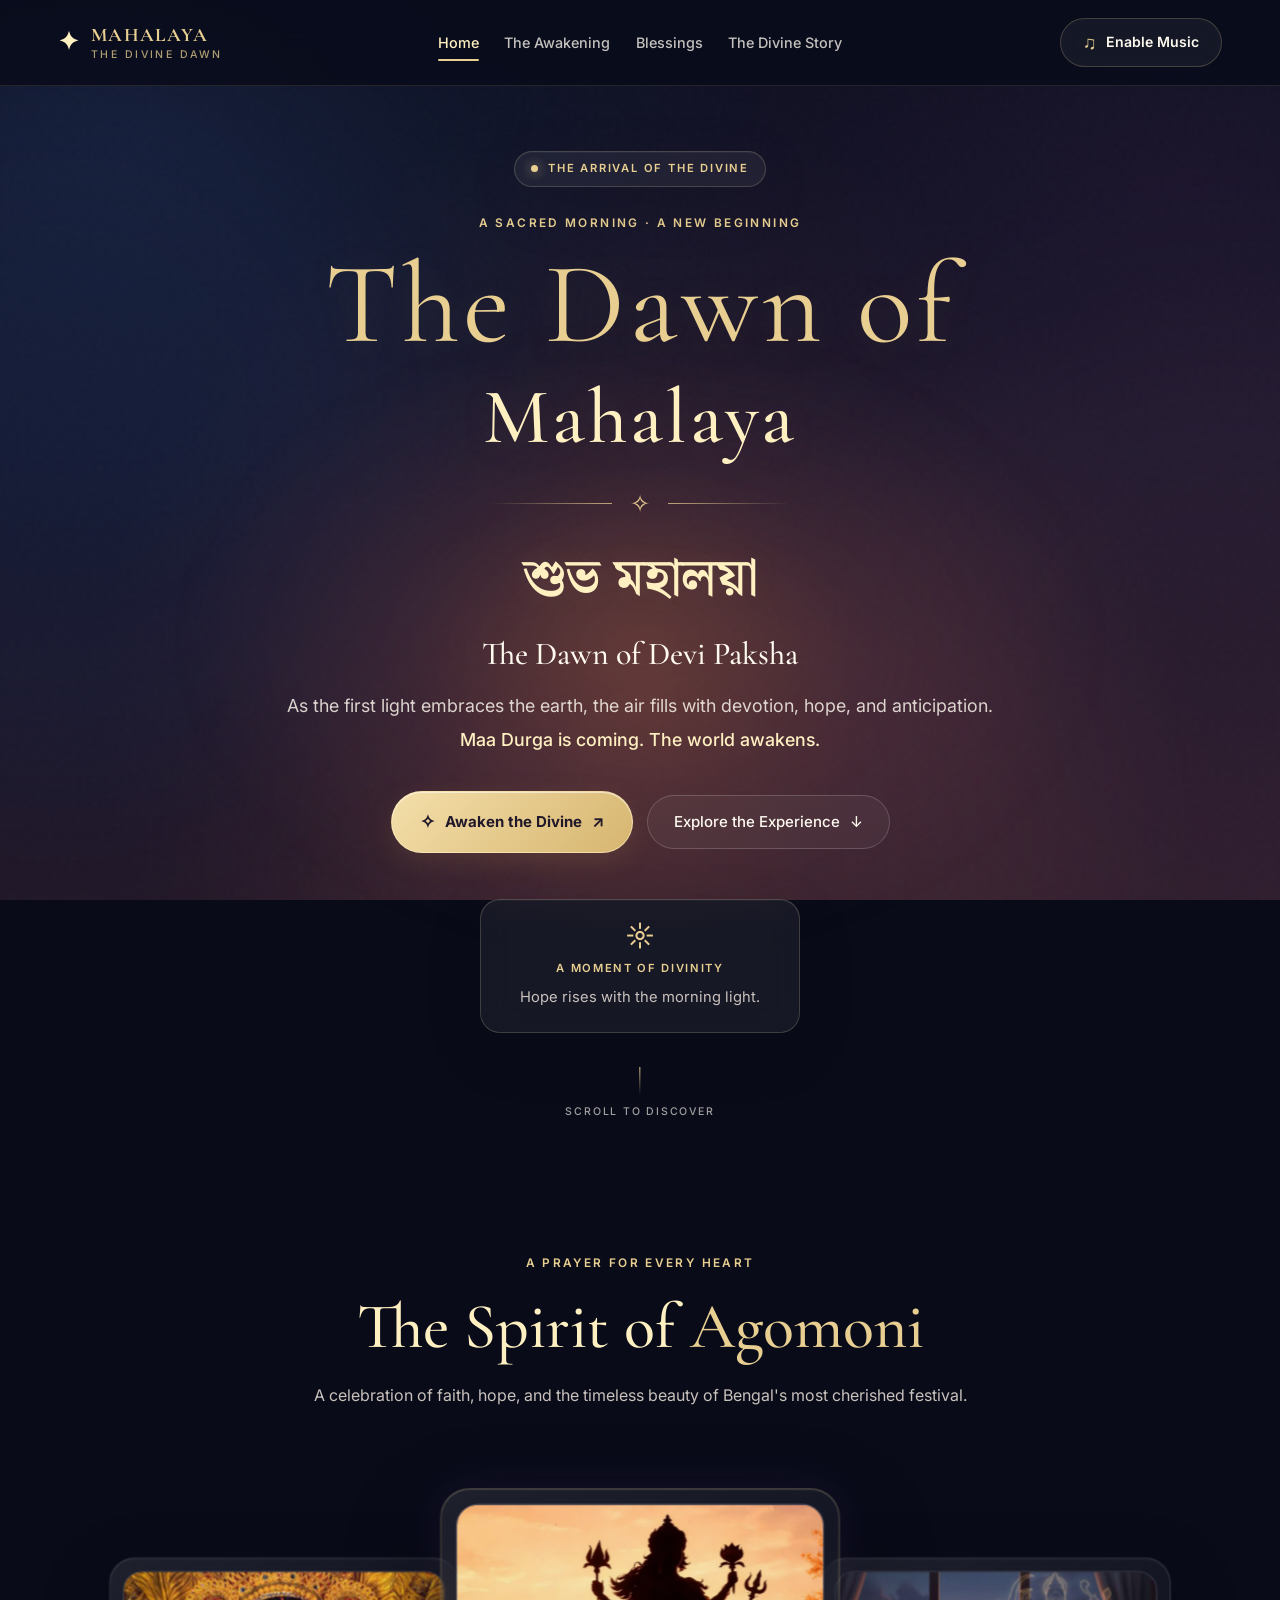
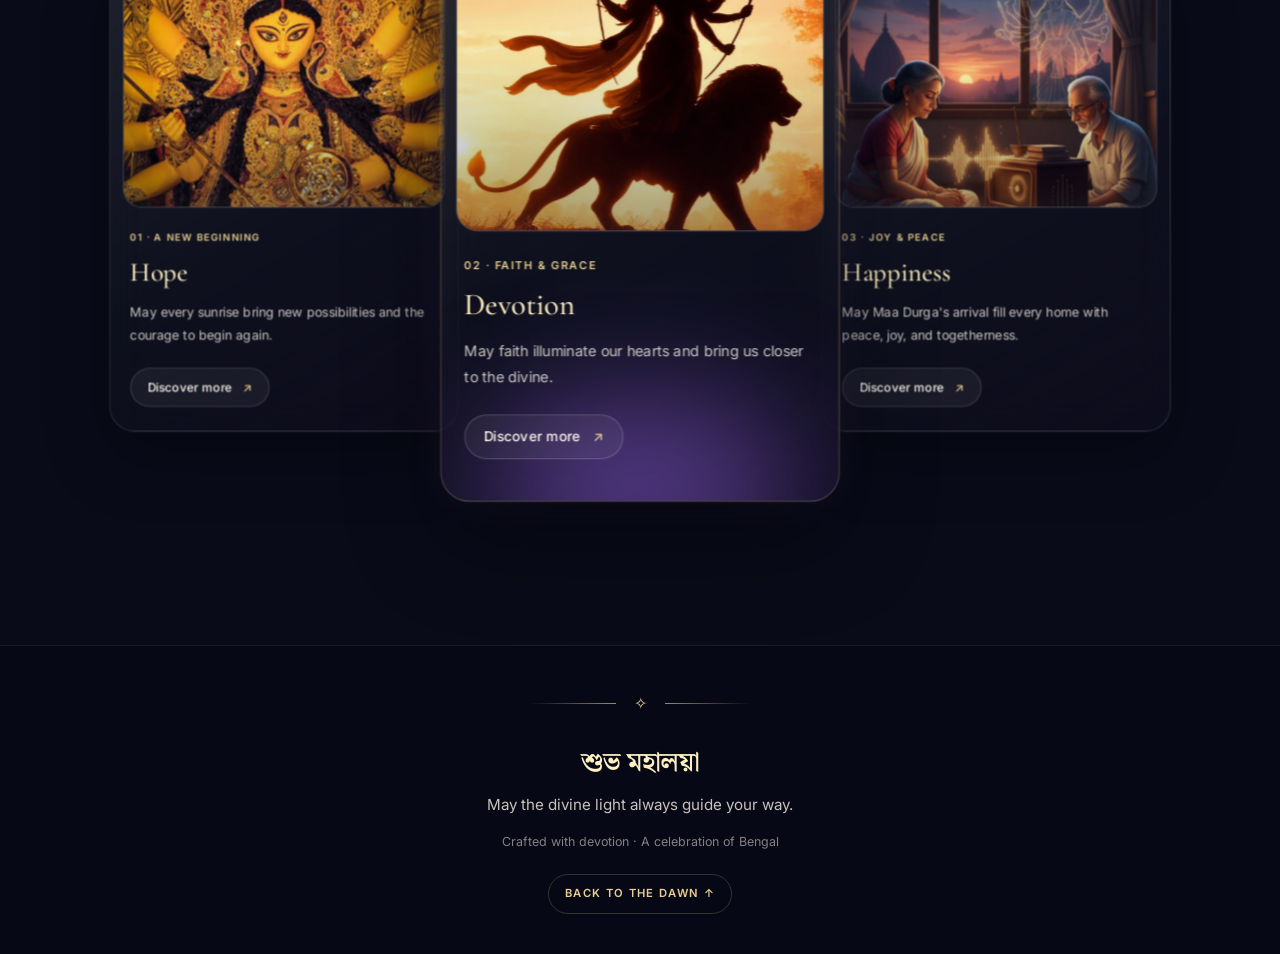
<file: index.html>
<!DOCTYPE html>
<html lang="en">
<head>
    <meta charset="UTF-8">
    <meta name="viewport" content="width=device-width, initial-scale=1.0">

    <meta
        name="description"
        content="Mahalaya — The Dawn of Devi Paksha. Experience the divine arrival of Maa Durga through an immersive cinematic journey."
    >

    <meta name="theme-color" content="#090b19">
    <meta name="color-scheme" content="dark">

    <title>Mahalaya — The Dawn of Devi Paksha</title>

    <!-- Google Fonts -->
    <link rel="preconnect" href="https://fonts.googleapis.com">
    <link rel="preconnect" href="https://fonts.gstatic.com" crossorigin>

    <link
        href="https://fonts.googleapis.com/css2?family=Cormorant+Garamond:wght@400;500;600;700&family=Inter:wght@300;400;500;600;700&family=Noto+Serif+Bengali:wght@400;500;600;700&display=swap"
        rel="stylesheet"
    >

    <!-- Stylesheet -->
    <link rel="stylesheet" href="./style.css">

    <!-- JavaScript -->
    <script src="./script.js" defer></script>

    <!-- Responsive mobile navigation -->
    <style>
        .mobile-menu-toggle {
            display: none;
            align-items: center;
            justify-content: center;
            flex: 0 0 42px;
            width: 42px;
            height: 42px;
            padding: 0;
            border: 1px solid rgba(232, 204, 139, 0.28);
            border-radius: 12px;
            color: #f3dfad;
            background: rgba(255, 255, 255, 0.06);
            font: inherit;
            font-size: 1.35rem;
            cursor: pointer;
        }

        @media (max-width: 640px) {
            .glass-navbar {
                position: sticky;
                top: 0;
                z-index: 1000;
            }

            .mobile-menu-toggle {
                display: inline-flex;
                order: 3;
            }

            .glass-navbar .desktop-nav {
                display: none;
                position: absolute;
                top: calc(100% + 8px);
                left: 12px;
                right: 12px;
                z-index: 1001;
                flex-direction: column;
                align-items: stretch;
                gap: 4px;
                padding: 12px;
                border: 1px solid rgba(232, 204, 139, 0.24);
                border-radius: 16px;
                background: rgba(10, 12, 29, 0.97);
                box-shadow: 0 18px 40px rgba(0, 0, 0, 0.4);
                backdrop-filter: blur(18px);
                -webkit-backdrop-filter: blur(18px);
            }

            .glass-navbar .desktop-nav.is-open {
                display: flex;
            }

            .glass-navbar .desktop-nav .nav-link {
                display: block;
                padding: 12px 14px;
                border-radius: 10px;
                font-size: 0.92rem;
                text-align: left;
            }

            .glass-navbar .desktop-nav .nav-link:hover,
            .glass-navbar .desktop-nav .nav-link:focus-visible {
                background: rgba(232, 204, 139, 0.1);
            }

            .glass-navbar .music-button {
                order: 2;
                padding: 9px 10px;
            }

            .glass-navbar .brand {
                order: 1;
            }
        }

        @media (max-width: 380px) {
            .glass-navbar {
                gap: 7px;
                padding-inline: 10px;
            }

            .glass-navbar .music-label {
                display: none;
            }

            .glass-navbar .music-button {
                min-width: 40px;
                justify-content: center;
            }
        }
    </style>

</head>

<body>

    <!-- Background Audio -->
    <audio
        id="background-audio"
        src="./assets/mahalaya-music.mp3"
        loop
        preload="none"
    ></audio>


    <!-- Atmospheric Background -->
    <div class="ambient-background" aria-hidden="true">
        <div class="ambient-orb orb-one"></div>
        <div class="ambient-orb orb-two"></div>
        <div class="ambient-orb orb-three"></div>

        <div class="background-grain"></div>
    </div>


    <!-- Floating Flowers -->
    <div
        class="flower-container"
        id="flower-container"
        aria-hidden="true"
    ></div>


    <!-- Main Experience -->
    <main class="experience">

        <!-- ================= NAVIGATION ================= -->

        <header class="glass-navbar">

            <a
                href="#hero"
                class="brand"
                aria-label="Mahalaya home"
            >
                <span class="brand-symbol" aria-hidden="true">✦</span>

                <span class="brand-name">
                    MAHALAYA
                    <small>THE DIVINE DAWN</small>
                </span>
            </a>


            <nav
                class="nav-links desktop-nav"
                id="main-navigation"
                aria-label="Main navigation"
            >
                <a href="#hero" class="nav-link active">
                    Home
                </a>

                <a href="#revelation" class="nav-link">
                    The Awakening
                </a>

                <a href="#blessings" class="nav-link">
                    Blessings
                </a>
                <a href="./story.html" class="nav-link">
                    The Divine Story
                </a>
            </nav>


            <!-- Mobile navigation toggle -->
            <button
                class="mobile-menu-toggle glass-button"
                id="mobile-menu-toggle"
                type="button"
                aria-label="Open navigation menu"
                aria-expanded="false"
                aria-controls="main-navigation"
            >
                <span class="menu-toggle-icon" aria-hidden="true">☰</span>
            </button>

            <!-- Music Control -->
            <button
                class="music-button glass-button"
                id="music-button"
                type="button"
                aria-pressed="false"
                aria-label="Enable background music"
            >
                <span class="music-icon" aria-hidden="true">♫</span>

                <span class="music-label">Enable Music</span>
            </button>

        </header>


        <!-- ================= HERO SECTION ================= -->

        <section class="hero" id="hero">

            <div class="hero-content">

                <!-- Introductory Badge -->
                <div class="hero-badge glass-panel">

                    <span
                        class="status-dot"
                        aria-hidden="true"
                    ></span>

                    <span>THE ARRIVAL OF THE DIVINE</span>

                </div>


                <!-- Introductory Text -->
                <p class="eyebrow">
                    A SACRED MORNING · A NEW BEGINNING
                </p>


                <!-- Main Heading -->
                <h1 class="title">
                    The Dawn of

                    <span class="title-highlight">
                        Mahalaya
                    </span>
                </h1>


                <!-- Decorative Divider -->
                <div
                    class="title-divider"
                    aria-hidden="true"
                >
                    <span></span>

                    <span class="divider-symbol">✧</span>

                    <span></span>
                </div>


                <!-- Bengali Greeting -->
                <h2 class="bengali" lang="bn">
                    শুভ মহালয়া
                </h2>


                <!-- Subtitle -->
                <p class="subtitle">
                    The Dawn of Devi Paksha
                </p>


                <!-- Description -->
                <p class="description">
                    As the first light embraces the earth, the air fills
                    with devotion, hope, and anticipation.

                    <span>
                        Maa Durga is coming. The world awakens.
                    </span>
                </p>


                <!-- Hero Buttons -->
                <div class="hero-actions">

                    <button
                        class="begin-button primary-button"
                        id="begin-button"
                        type="button"
                    >
                        <span
                            class="button-icon"
                            aria-hidden="true"
                        >✧</span>

                        <span>Awaken the Divine</span>

                        <span
                            class="button-arrow"
                            aria-hidden="true"
                        >↗</span>
                    </button>


                    <a
                        class="secondary-button"
                        href="#revelation"
                    >
                        Explore the Experience

                        <span aria-hidden="true">↓</span>
                    </a>

                </div>

            </div>


            <!-- Floating Information Card -->
            <aside class="floating-card glass-panel">

                <div
                    class="floating-card-icon"
                    aria-hidden="true"
                >
                    ☼
                </div>

                <div class="floating-card-content">

                    <span class="card-overline">
                        A MOMENT OF DIVINITY
                    </span>

                    <p>
                        Hope rises with the morning light.
                    </p>

                </div>

            </aside>


            <!-- Scroll Indicator -->
            <a
                class="scroll-indicator"
                href="#revelation"
                aria-label="Scroll to the next section"
            >
                <span
                    class="scroll-line"
                    aria-hidden="true"
                ></span>

                <span>SCROLL TO DISCOVER</span>
            </a>

        </section>


        <!-- ================= REVELATION SECTION ================= -->

        <section
            class="revelation"
            id="revelation"
            aria-live="polite"
            hidden
        >

            <div class="revelation-card glass-panel">

                <div
                    class="revelation-symbol"
                    aria-hidden="true"
                >
                    ✧
                </div>


                <p class="eyebrow">
                    THE WAITING IS OVER
                </p>


                <h2 class="revelation-title">
                    She Is Coming
                </h2>


                <p class="revelation-bengali" lang="bn">
                    মা আসছেন
                </p>


                <p class="revelation-message">
                    Let the light of hope awaken every heart.

                    Let the spirit of devotion illuminate every soul.

                    May this divine dawn bring peace, courage, and happiness
                    into every home.
                </p>


                <div
                    class="revelation-divider"
                    aria-hidden="true"
                >
                    ✦
                </div>


                <!-- Generate a Greeting -->
                <button
                    class="greeting-button primary-button"
                    id="greeting-button"
                    type="button"
                >
                    <span aria-hidden="true">✧</span>

                    <span>Reveal Your Blessing</span>

                    <span aria-hidden="true">✧</span>
                </button>


                <!-- Generated Greeting -->
                <p
                    class="greeting"
                    id="greeting"
                    aria-live="polite"
                ></p>


                <!-- Restart Experience -->
                <button
                    class="restart-button"
                    id="restart-button"
                    type="button"
                >
                    ↺ Experience Again
                </button>

            </div>

        </section>


        <!-- ================= PREMIUM BLESSINGS SHOWCASE ================= -->

        <section
            class="blessings"
            id="blessings"
        >

            <!-- Section Heading -->
            <div class="section-heading">

                <p class="eyebrow">
                    A PRAYER FOR EVERY HEART
                </p>

                <h2>
                    The Spirit of <span>Agomoni</span>
                </h2>

                <p>
                    A celebration of faith, hope, and the timeless beauty
                    of Bengal's most cherished festival.
                </p>

            </div>


            <!-- Overlapping Image Cards -->
            <div class="blessings-showcase">


                <!-- CARD 1: HOPE -->
                <article
                    class="showcase-card showcase-card-left"
                >

                    <!-- Image -->
                    <div class="showcase-image">

                        <img
                            src="./assets/hope.jpg"
                            alt="Hope and the first light of dawn"
                            loading="lazy"
                        >

                        <div
                            class="image-symbol"
                            aria-hidden="true"
                        >
                            ☼
                        </div>

                    </div>


                    <!-- Content -->
                    <div class="showcase-content">

                        <span class="showcase-label">
                            01 · A NEW BEGINNING
                        </span>

                        <h3>Hope</h3>

                        <p>
                            May every sunrise bring new possibilities
                            and the courage to begin again.
                        </p>

                        <a
                            class="showcase-link"
                            href="#revelation"
                        >
                            Discover more

                            <span aria-hidden="true">↗</span>
                        </a>

                    </div>

                </article>


                <!-- CARD 2: DEVOTION -->
                <article
                    class="showcase-card showcase-card-center"
                >

                    <!-- Image -->
                    <div class="showcase-image">

                        <img
                            src="./assets/devotion.jpg"
                            alt="A devotional scene representing faith and grace"
                            loading="lazy"
                        >

                        <div
                            class="image-symbol"
                            aria-hidden="true"
                        >
                            ✧
                        </div>

                    </div>


                    <!-- Content -->
                    <div class="showcase-content">

                        <span class="showcase-label">
                            02 · FAITH &amp; GRACE
                        </span>

                        <h3>Devotion</h3>

                        <p>
                            May faith illuminate our hearts and bring us
                            closer to the divine.
                        </p>

                        <a
                            class="showcase-link"
                            href="#revelation"
                        >
                            Discover more

                            <span aria-hidden="true">↗</span>
                        </a>

                    </div>

                </article>


                <!-- CARD 3: HAPPINESS -->
                <article
                    class="showcase-card showcase-card-right"
                >

                    <!-- Image -->
                    <div class="showcase-image">

                        <img
                            src="./assets/happiness.jpg"
                            alt="A warm festive scene representing happiness and togetherness"
                            loading="lazy"
                        >

                        <div
                            class="image-symbol"
                            aria-hidden="true"
                        >
                            ❋
                        </div>

                    </div>


                    <!-- Content -->
                    <div class="showcase-content">

                        <span class="showcase-label">
                            03 · JOY &amp; PEACE
                        </span>

                        <h3>Happiness</h3>

                        <p>
                            May Maa Durga's arrival fill every home
                            with peace, joy, and togetherness.
                        </p>

                        <a
                            class="showcase-link"
                            href="#revelation"
                        >
                            Discover more

                            <span aria-hidden="true">↗</span>
                        </a>

                    </div>

                </article>


            </div>

        </section>


        <!-- ================= FOOTER ================= -->

        <footer class="footer">

            <div
                class="footer-divider"
                aria-hidden="true"
            >
                <span></span>

                <span>✧</span>

                <span></span>
            </div>


            <p class="footer-bengali" lang="bn">
                শুভ মহালয়া
            </p>


            <p class="footer-message">
                May the divine light always guide your way.
            </p>


            <p class="footer-credit">
                Crafted with devotion · A celebration of Bengal
            </p>


            <a
                href="#hero"
                class="back-to-top"
            >
                BACK TO THE DAWN ↑
            </a>

        </footer>


    </main>


    <!-- Screen Reader Announcements -->
    <div
        class="sr-only"
        id="experience-status"
        role="status"
        aria-live="polite"
    ></div>


    <script>
        document.addEventListener("DOMContentLoaded", () => {
            const toggle = document.getElementById("mobile-menu-toggle");
            const navigation = document.getElementById("main-navigation");
            if (!toggle || !navigation) return;

            const icon = toggle.querySelector(".menu-toggle-icon");
            const closeMenu = () => {
                navigation.classList.remove("is-open");
                toggle.setAttribute("aria-expanded", "false");
                toggle.setAttribute("aria-label", "Open navigation menu");
                icon.textContent = "☰";
            };

            toggle.addEventListener("click", () => {
                const isOpen = navigation.classList.toggle("is-open");
                toggle.setAttribute("aria-expanded", String(isOpen));
                toggle.setAttribute("aria-label", isOpen ? "Close navigation menu" : "Open navigation menu");
                icon.textContent = isOpen ? "✕" : "☰";
            });

            navigation.querySelectorAll("a").forEach(link => link.addEventListener("click", closeMenu));
            document.addEventListener("click", event => {
                if (!navigation.contains(event.target) && !toggle.contains(event.target)) closeMenu();
            });
            window.addEventListener("resize", () => {
                if (window.innerWidth > 640) closeMenu();
            });
        });
    </script>

</body>
</html>
</file>
<file: style.css>
/* ============================================================
   MAHALAYA — THE DAWN OF DEVI PAKSHA
   Complete stylesheet matching index.html
   Design: Cinematic • Gold • Glassmorphism • Responsive
   ============================================================ */


/* ============================================================
   1. DESIGN TOKENS
   ============================================================ */

:root {
    --color-night: #090b19;
    --color-night-light: #12162b;
    --color-purple: #302039;

    --color-gold: #e8cf91;
    --color-gold-light: #fff0c2;
    --color-gold-dark: #b99552;

    --color-white: #fffaf0;
    --color-muted: #c9c1bc;

    --glass-bg: rgba(255, 255, 255, 0.055);
    --glass-border: rgba(255, 235, 190, 0.18);

    --font-display: "Cormorant Garamond", Georgia, serif;
    --font-body: "Inter", "Segoe UI", sans-serif;
    --font-bengali: "Noto Serif Bengali", "Nirmala UI", serif;

    --container-width: 1200px;
    --navbar-height: 86px;

    --transition-fast: 200ms ease;
    --transition-normal: 350ms ease;
}


/* ============================================================
   2. RESET
   ============================================================ */

* {
    box-sizing: border-box;
    margin: 0;
    padding: 0;
}

html {
    scroll-behavior: smooth;
    scroll-padding-top: calc(var(--navbar-height) + 20px);
}

body {
    min-width: 320px;
    min-height: 100vh;

    overflow-x: hidden;

    background: var(--color-night);
    color: var(--color-white);

    font-family: var(--font-body);
    line-height: 1.6;

    -webkit-font-smoothing: antialiased;
    text-rendering: optimizeLegibility;
}

button,
input,
textarea,
select {
    font: inherit;
}

button {
    color: inherit;
}

button,
a {
    -webkit-tap-highlight-color: transparent;
}

a {
    color: inherit;
    text-decoration: none;
}

button:focus-visible,
a:focus-visible {
    outline: 2px solid var(--color-gold);
    outline-offset: 5px;
}

img {
    display: block;
    max-width: 100%;
}

[hidden] {
    display: none !important;
}


/* ============================================================
   3. CINEMATIC BACKGROUND
   ============================================================ */

body::before {
    content: "";

    position: fixed;
    inset: 0;

    z-index: -2;
    pointer-events: none;

    background:
        radial-gradient(
            ellipse at 50% 78%,
            rgba(175, 89, 67, 0.27) 0%,
            rgba(106, 54, 69, 0.17) 25%,
            transparent 60%
        ),
        radial-gradient(
            ellipse at 10% 15%,
            rgba(48, 76, 132, 0.20) 0%,
            transparent 42%
        ),
        radial-gradient(
            ellipse at 92% 20%,
            rgba(83, 43, 92, 0.20) 0%,
            transparent 45%
        ),
        linear-gradient(
            180deg,
            #0a0d1c 0%,
            #111326 50%,
            #211727 100%
        );
}

.ambient-background {
    position: fixed;
    inset: 0;

    z-index: -1;
    overflow: hidden;

    pointer-events: none;
}

.ambient-orb {
    position: absolute;

    width: min(65vw, 750px);
    aspect-ratio: 1;

    border-radius: 50%;
    filter: blur(100px);

    opacity: 0.15;
}

.orb-one {
    top: 5%;
    left: -25%;

    background: #273e78;
}

.orb-two {
    top: 35%;
    right: -25%;

    background: #85465e;
}

.orb-three {
    bottom: -35%;
    left: 25%;

    background: #9a594a;
    opacity: 0.12;
}

.background-grain {
    position: absolute;
    inset: 0;

    opacity: 0.08;

    background-image: url("data:image/svg+xml,%3Csvg viewBox='0 0 180 180' xmlns='http://www.w3.org/2000/svg'%3E%3Cfilter id='n'%3E%3CfeTurbulence type='fractalNoise' baseFrequency='.9' numOctaves='3' stitchTiles='stitch'/%3E%3C/filter%3E%3Crect width='100%25' height='100%25' filter='url(%23n)' opacity='.25'/%3E%3C/svg%3E");

    pointer-events: none;
}


/* ============================================================
   4. MAIN EXPERIENCE
   ============================================================ */

.experience {
    position: relative;
    isolation: isolate;

    min-height: 100vh;

    overflow: clip;
}

.experience.dawn-awakened::after {
    content: "";

    position: fixed;
    inset: 0;

    z-index: -1;
    pointer-events: none;

    background:
        radial-gradient(
            ellipse at 50% 85%,
            rgba(255, 190, 110, 0.24),
            transparent 65%
        );

    animation: sunrise-glow 2.5s ease forwards;
}


/* ============================================================
   5. NAVBAR
   Left: Brand | Center: Navigation | Right: Music
   ============================================================ */

.glass-navbar {
    position: fixed;
    top: 0;
    left: 0;
    right: 0;

    z-index: 1000;

    width: 100%;
    min-height: var(--navbar-height);

    padding: 15px clamp(24px, 4.5vw, 76px);

    display: grid;

    grid-template-columns:
        minmax(0, 1fr)
        auto
        minmax(0, 1fr);

    align-items: center;
    gap: 24px;

    background: rgba(9, 12, 27, 0.88);

    border-bottom: 1px solid rgba(232, 207, 145, 0.12);

    backdrop-filter: blur(22px);
    -webkit-backdrop-filter: blur(22px);
}


/* Brand */

.brand {
    justify-self: start;

    display: inline-flex;
    align-items: center;
    gap: 11px;

    min-width: 0;

    color: var(--color-gold);

    font-family: var(--font-display);
    font-size: clamp(1rem, 1.5vw, 1.4rem);
    font-weight: 700;

    letter-spacing: 0.07em;
    line-height: 1.2;

    white-space: nowrap;

    transition: color var(--transition-fast);
}

.brand:hover {
    color: var(--color-gold-light);
}

.brand-symbol {
    flex-shrink: 0;

    color: var(--color-gold-light);

    font-size: 1.3em;
}

.brand-name {
    display: flex;
    flex-direction: column;
    gap: 2px;
}

.brand-name small {
    display: block;

    color: rgba(232, 207, 145, 0.75);

    font-family: var(--font-body);
    font-size: 0.55em;
    font-weight: 500;

    letter-spacing: 0.23em;
}


/* Navigation */

.desktop-nav {
    justify-self: center;

    display: flex;
    align-items: center;
    justify-content: center;

    gap: clamp(18px, 2vw, 32px);

    min-width: 0;

    white-space: nowrap;
}

.nav-link {
    position: relative;

    display: inline-flex;
    align-items: center;

    padding: 10px 0;

    color: rgba(255, 250, 240, 0.76);

    font-size: 0.9rem;
    font-weight: 500;

    transition: color var(--transition-fast);
}

.nav-link::after {
    content: "";

    position: absolute;
    left: 0;
    bottom: 3px;

    width: 0;
    height: 2px;

    border-radius: 2px;

    background: var(--color-gold);

    transition: width var(--transition-normal);
}

.nav-link:hover,
.nav-link.active {
    color: var(--color-gold-light);
}

.nav-link:hover::after,
.nav-link.active::after {
    width: 100%;
}


/* ============================================================
   6. GLASS BUTTONS
   ============================================================ */

.glass-button {
    display: inline-flex;
    align-items: center;
    justify-content: center;
    gap: 9px;

    min-height: 46px;
    padding: 11px 20px;

    border: 1px solid var(--glass-border);
    border-radius: 999px;

    background: var(--glass-bg);

    color: var(--color-white);

    font-size: 0.9rem;
    font-weight: 500;

    cursor: pointer;

    backdrop-filter: blur(12px);
    -webkit-backdrop-filter: blur(12px);

    transition:
        transform var(--transition-fast),
        background var(--transition-fast),
        border-color var(--transition-fast),
        box-shadow var(--transition-fast);
}

.glass-button:hover {
    transform: translateY(-2px);

    background: rgba(255, 230, 175, 0.10);
    border-color: rgba(232, 207, 145, 0.48);

    box-shadow: 0 8px 30px rgba(0, 0, 0, 0.16);
}

.glass-button:active {
    transform: translateY(0);
}


/* Music button */

.music-button {
    justify-self: end;

    display: inline-flex;
    align-items: center;
    justify-content: center;
    gap: 10px;

    min-height: 48px;
    padding: 12px 22px;

    flex-shrink: 0;
    white-space: nowrap;

    border: 1px solid rgba(232, 207, 145, 0.22);
    border-radius: 999px;

    background: rgba(255, 255, 255, 0.055);

    color: var(--color-white);

    font-size: 0.88rem;
    font-weight: 600;

    cursor: pointer;

    backdrop-filter: blur(12px);
    -webkit-backdrop-filter: blur(12px);

    transition:
        background var(--transition-normal),
        border-color var(--transition-normal),
        transform var(--transition-normal);
}

.music-button:hover {
    transform: translateY(-2px);

    background: rgba(232, 207, 145, 0.10);
    border-color: rgba(232, 207, 145, 0.48);
}

.music-button[aria-pressed="true"] {
    border-color: rgba(232, 207, 145, 0.5);
    background: rgba(232, 207, 145, 0.12);
}

.music-icon {
    color: var(--color-gold);

    font-size: 1.15rem;
    line-height: 1;
}


/* ============================================================
   7. SHARED GLASS PANEL
   ============================================================ */

.glass-panel {
    border: 1px solid var(--glass-border);

    background: rgba(255, 255, 255, 0.055);

    box-shadow:
        0 18px 60px rgba(0, 0, 0, 0.12),
        inset 0 1px 0 rgba(255, 255, 255, 0.04);

    backdrop-filter: blur(16px);
    -webkit-backdrop-filter: blur(16px);
}


/* ============================================================
   8. HERO SECTION
   ============================================================ */

.hero {
    position: relative;
    isolation: isolate;

    width: 100%;
    min-height: 100vh;
    min-height: 100svh;

    padding:
        calc(var(--navbar-height) + 65px)
        clamp(20px, 6vw, 90px)
        110px;

    display: flex;
    flex-direction: column;
    align-items: center;
    justify-content: center;

    text-align: center;
}

.hero::before {
    content: "";

    position: absolute;

    top: 56%;
    left: 50%;

    width: min(75vw, 900px);
    height: min(60vw, 600px);

    transform: translate(-50%, -50%);

    z-index: -1;
    pointer-events: none;

    background:
        radial-gradient(
            ellipse,
            rgba(208, 117, 80, 0.20) 0%,
            rgba(151, 79, 85, 0.12) 35%,
            transparent 72%
        );

    filter: blur(20px);
}

.hero-content {
    position: relative;

    width: 100%;
    max-width: 950px;

    margin-inline: auto;

    display: flex;
    flex-direction: column;
    align-items: center;

    text-align: center;
}


/* Hero badge */

.hero-badge {
    display: inline-flex;
    align-items: center;
    justify-content: center;
    gap: 10px;

    margin-bottom: 26px;
    padding: 8px 16px;

    border-radius: 999px;

    color: var(--color-gold);

    font-size: 0.7rem;
    font-weight: 600;

    letter-spacing: 0.16em;
    text-transform: uppercase;
}

.status-dot {
    width: 7px;
    height: 7px;

    flex-shrink: 0;

    border-radius: 50%;

    background: var(--color-gold);

    box-shadow: 0 0 12px rgba(232, 207, 145, 0.7);

    animation: status-pulse 2.2s ease-in-out infinite;
}


/* Eyebrow */

.eyebrow {
    margin-bottom: 12px;

    color: var(--color-gold);

    font-size: 0.74rem;
    font-weight: 600;

    letter-spacing: 0.2em;
    line-height: 1.8;

    text-transform: uppercase;
}


/* Main title */

.title {
    width: 100%;
    max-width: 100%;

    margin: 0 auto;

    color: var(--color-gold);

    font-family: var(--font-display);
    font-size: clamp(3.8rem, 9vw, 8rem);
    font-weight: 400;

    line-height: 1.02;
    letter-spacing: 0.035em;

    overflow-wrap: anywhere;

    text-shadow:
        0 0 35px rgba(232, 207, 145, 0.10),
        0 8px 35px rgba(0, 0, 0, 0.15);

    animation: title-reveal 1.2s ease both;
}

.title-highlight {
    display: block;

    margin-top: 6px;

    color: var(--color-gold-light);

    font-family: var(--font-display);
    font-size: 0.68em;
    font-weight: 500;

    line-height: 1.2;
    letter-spacing: 0.04em;
}


/* Decorative title divider */

.title-divider {
    display: flex;
    align-items: center;
    justify-content: center;
    gap: 18px;

    width: min(300px, 65%);

    margin: 28px auto 22px;

    color: var(--color-gold);
}

.title-divider > span:not(.divider-symbol) {
    flex: 1;

    height: 1px;

    background: linear-gradient(
        90deg,
        transparent,
        rgba(232, 207, 145, 0.75)
    );
}

.title-divider > span:last-child {
    background: linear-gradient(
        90deg,
        rgba(232, 207, 145, 0.75),
        transparent
    );
}

.divider-symbol {
    flex-shrink: 0;

    font-size: 1.5rem;
    line-height: 1;
}


/* Bengali greeting */

.bengali {
    margin: 0 0 10px;

    color: var(--color-gold-light);

    font-family: var(--font-bengali);
    font-size: clamp(2rem, 4.5vw, 3.3rem);
    font-weight: 600;

    line-height: 1.6;

    text-shadow: 0 0 30px rgba(232, 207, 145, 0.12);
}


/* Subtitle */

.subtitle {
    margin-bottom: 12px;

    color: var(--color-white);

    font-family: var(--font-display);
    font-size: clamp(1.35rem, 2.5vw, 2rem);
    font-weight: 500;

    line-height: 1.4;
}


/* Description */

.description {
    width: 100%;
    max-width: 720px;

    margin: 0 auto;

    color: rgba(255, 250, 240, 0.82);

    font-size: clamp(0.98rem, 1.4vw, 1.12rem);
    line-height: 1.9;

    text-wrap: pretty;
}

.description span {
    display: block;

    color: var(--color-gold-light);

    font-weight: 500;
}


/* ============================================================
   9. HERO ACTIONS
   ============================================================ */

.hero-actions {
    width: 100%;

    margin-top: 34px;

    display: flex;
    align-items: center;
    justify-content: center;
    flex-wrap: wrap;

    gap: 14px;
}


/* Primary button */

.primary-button {
    display: inline-flex;
    align-items: center;
    justify-content: center;
    gap: 10px;

    min-height: 54px;
    padding: 15px 28px;

    border: 1px solid rgba(255, 239, 193, 0.6);
    border-radius: 999px;

    background: linear-gradient(
        135deg,
        #f4dfaa,
        #d6b56f
    );

    color: #21182a;

    font-size: 0.94rem;
    font-weight: 700;

    box-shadow:
        0 8px 28px rgba(195, 147, 72, 0.15),
        inset 0 1px 0 rgba(255, 255, 255, 0.55);

    cursor: pointer;

    transition:
        transform var(--transition-normal),
        box-shadow var(--transition-normal),
        filter var(--transition-normal);
}

.primary-button:hover {
    transform: translateY(-3px);

    filter: brightness(1.06);

    box-shadow:
        0 14px 38px rgba(195, 147, 72, 0.25),
        inset 0 1px 0 rgba(255, 255, 255, 0.6);
}

.primary-button:active {
    transform: translateY(0);
}

.button-icon,
.button-arrow {
    flex-shrink: 0;
}

.button-icon {
    font-size: 1.15rem;
}

.button-arrow {
    font-size: 1rem;
}


/* Secondary button */

.secondary-button {
    display: inline-flex;
    align-items: center;
    justify-content: center;
    gap: 10px;

    min-height: 54px;
    padding: 14px 26px;

    border: 1px solid rgba(255, 255, 255, 0.18);
    border-radius: 999px;

    background: rgba(255, 255, 255, 0.045);

    color: var(--color-white);

    font-size: 0.94rem;
    font-weight: 500;

    backdrop-filter: blur(12px);
    -webkit-backdrop-filter: blur(12px);

    transition:
        transform var(--transition-fast),
        background var(--transition-fast),
        border-color var(--transition-fast);
}

.secondary-button:hover {
    transform: translateY(-2px);

    background: rgba(255, 255, 255, 0.09);
    border-color: rgba(232, 207, 145, 0.35);
}


/* ============================================================
   10. FLOATING INFORMATION CARD
   ============================================================ */

.floating-card {
    position: relative;

    width: min(100%, 320px);

    margin-top: 46px;
    padding: 22px 24px;

    border-radius: 20px;

    text-align: center;

    animation:
        fade-up 1s ease 0.45s both,
        floating-card-drift 6s ease-in-out 1.5s infinite;
}

.floating-card-icon {
    margin-bottom: 10px;

    color: var(--color-gold);

    font-size: 1.8rem;
    line-height: 1;
}

.card-overline {
    display: block;

    margin-bottom: 7px;

    color: var(--color-gold);

    font-size: 0.7rem;
    font-weight: 600;

    letter-spacing: 0.15em;
}

.floating-card-content p {
    color: var(--color-muted);

    font-size: 0.92rem;
    line-height: 1.7;
}


/* ============================================================
   11. SCROLL INDICATOR
   ============================================================ */

.scroll-indicator {
    position: absolute;
    left: 50%;
    bottom: 22px;

    transform: translateX(-50%);

    display: flex;
    flex-direction: column;
    align-items: center;
    gap: 9px;

    width: max-content;

    color: rgba(255, 250, 240, 0.62);

    font-size: 0.66rem;
    font-weight: 500;

    letter-spacing: 0.17em;
    text-transform: uppercase;

    animation: scroll-bounce 2s ease-in-out infinite;
}

.scroll-line {
    display: block;

    width: 1px;
    height: 28px;

    background: linear-gradient(
        180deg,
        var(--color-gold),
        transparent
    );
}


/* ============================================================
   12. FALLING FLOWERS
   ============================================================ */

.flower-container {
    position: fixed;
    inset: 0;

    z-index: 5;

    overflow: hidden;
    pointer-events: none;
}

.flower {
    position: absolute;
    top: -40px;

    color: var(--color-gold);

    line-height: 1;
    opacity: 0.72;

    text-shadow: 0 0 12px rgba(232, 207, 145, 0.18);

    will-change: transform, opacity;

    animation-name: flower-fall;
    animation-timing-function: linear;
    animation-fill-mode: forwards;
}

@keyframes flower-fall {
    0% {
        transform: translate3d(0, -5vh, 0) rotate(0deg);
        opacity: 0;
    }

    10% {
        opacity: 0.75;
    }

    85% {
        opacity: 0.65;
    }

    100% {
        transform:
            translate3d(var(--flower-drift, 60px), 110vh, 0)
            rotate(360deg);

        opacity: 0;
    }
}


/* ============================================================
   13. REVELATION SECTION
   ============================================================ */

.revelation {
    position: relative;

    min-height: 100vh;
    min-height: 100svh;

    padding: calc(var(--navbar-height) + 45px) 24px 100px;

    display: flex;
    align-items: center;
    justify-content: center;

    text-align: center;

    scroll-margin-top: calc(var(--navbar-height) + 15px);
}

.revelation-card {
    width: min(100%, 800px);

    margin-inline: auto;
    padding: clamp(30px, 6vw, 65px);

    border: 1px solid rgba(232, 207, 145, 0.22);
    border-radius: 28px;

    background: linear-gradient(
        145deg,
        rgba(255, 255, 255, 0.08),
        rgba(255, 255, 255, 0.025)
    );

    box-shadow:
        0 25px 100px rgba(0, 0, 0, 0.25),
        inset 0 1px 0 rgba(255, 255, 255, 0.06);

    backdrop-filter: blur(20px);
    -webkit-backdrop-filter: blur(20px);

    animation: fade-up 0.9s ease both;
}

.revelation-symbol {
    display: flex;
    align-items: center;
    justify-content: center;

    width: 64px;
    height: 64px;

    margin: 0 auto 26px;

    border: 1px solid rgba(232, 207, 145, 0.28);
    border-radius: 50%;

    background: rgba(255, 255, 255, 0.045);

    color: var(--color-gold);

    font-size: 1.7rem;
}

.revelation-card .eyebrow {
    margin-bottom: 16px;
}

.revelation-title {
    margin-bottom: 18px;

    color: var(--color-gold);

    font-family: var(--font-display);
    font-size: clamp(3rem, 7vw, 5.5rem);
    font-weight: 500;

    line-height: 1.1;
}

.revelation-bengali {
    margin-bottom: 20px;

    color: var(--color-gold-light);

    font-family: var(--font-bengali);
    font-size: clamp(1.7rem, 4vw, 2.4rem);
    font-weight: 500;

    line-height: 1.7;
}

.revelation-message {
    max-width: 650px;

    margin-inline: auto;

    color: var(--color-muted);

    font-size: clamp(0.98rem, 1.5vw, 1.08rem);
    line-height: 1.95;
}

.revelation-divider {
    margin: 26px 0;

    color: var(--color-gold);

    font-size: 1.4rem;
}

.greeting-button {
    margin: 0 auto;
}

.greeting {
    min-height: 3em;

    margin: 25px 0 10px;

    color: var(--color-gold-light);

    font-family: var(--font-bengali);
    font-size: clamp(1.1rem, 2.5vw, 1.5rem);

    line-height: 1.9;
    overflow-wrap: anywhere;
}

.restart-button {
    display: inline-flex;
    align-items: center;
    justify-content: center;

    min-height: 42px;

    margin-top: 12px;
    padding: 10px 16px;

    border: 1px solid transparent;
    border-radius: 999px;

    background: transparent;

    color: var(--color-muted);

    font-size: 0.88rem;

    cursor: pointer;

    transition:
        color var(--transition-fast),
        border-color var(--transition-fast),
        background var(--transition-fast);
}

.restart-button:hover {
    border-color: var(--glass-border);
    background: rgba(255, 255, 255, 0.045);

    color: var(--color-gold-light);
}


/* ============================================================
   14. BLESSINGS SECTION HEADING
   ============================================================ */

.blessings {
    position: relative;

    padding: 110px clamp(24px, 5vw, 70px) 140px;

    scroll-margin-top: calc(var(--navbar-height) + 20px);
}

.section-heading {
    position: relative;
    z-index: 5;

    width: 100%;
    max-width: 720px;

    margin: 0 auto 75px;

    text-align: center;
}

.section-heading .eyebrow {
    margin-bottom: 14px;
}

.section-heading h2 {
    margin-bottom: 16px;

    color: var(--color-gold-light);

    font-family: var(--font-display);
    font-size: clamp(2.5rem, 5vw, 4.2rem);
    font-weight: 500;

    line-height: 1.2;
}

.section-heading h2 span {
    color: var(--color-gold);
}

.section-heading > p:last-child {
    color: var(--color-muted);

    font-size: 1rem;
    line-height: 1.8;
}


/* ============================================================
   15. PREMIUM OVERLAPPING IMAGE SHOWCASE
   ============================================================ */

.blessings-showcase {
    position: relative;

    display: grid;
    grid-template-columns: repeat(3, minmax(0, 1fr));
    align-items: center;

    width: 100%;
    max-width: 1160px;
    min-height: 620px;

    margin: 0 auto;
}


/* Base card */

.showcase-card {
    --card-glow: rgba(202, 167, 255, 0.65);

    position: relative;
    isolation: isolate;

    min-width: 0;
    min-height: 500px;

    padding: 14px;

    overflow: hidden;

    border: 1px solid rgba(255, 255, 255, 0.15);
    border-radius: 28px;

    background: linear-gradient(
        150deg,
        rgba(255, 255, 255, 0.09),
        rgba(255, 255, 255, 0.025) 55%,
        rgba(15, 13, 29, 0.85)
    );

    box-shadow:
        0 25px 70px rgba(0, 0, 0, 0.35),
        inset 0 1px 0 rgba(255, 255, 255, 0.08);

    backdrop-filter: blur(20px);
    -webkit-backdrop-filter: blur(20px);

    transition:
        transform 500ms cubic-bezier(0.2, 0.7, 0.2, 1),
        border-color 400ms ease,
        box-shadow 400ms ease;
}


/* Left card */

.showcase-card-left {
    z-index: 1;

    transform: translateX(28px) scale(0.91);

    --card-glow: rgba(220, 206, 161, 0.5);
}


/* Right card */

.showcase-card-right {
    z-index: 1;

    transform: translateX(-28px) scale(0.91);

    --card-glow: rgba(235, 165, 185, 0.55);
}


/* Featured center card */

.showcase-card-center {
    z-index: 3;

    min-height: 590px;

    transform: scale(1.04);

    border-color: rgba(232, 207, 145, 0.3);

    box-shadow:
        0 35px 90px rgba(0, 0, 0, 0.48),
        0 0 45px rgba(170, 117, 255, 0.10),
        inset 0 1px 0 rgba(255, 255, 255, 0.1);

    --card-glow: rgba(167, 111, 255, 0.8);
}


/* Image panel */

.showcase-image {
    position: relative;
    isolation: isolate;

    width: 100%;
    height: 260px;

    overflow: hidden;

    border: 1px solid rgba(255, 255, 255, 0.22);
    border-radius: 21px;

    background:
        radial-gradient(
            circle at 50% 25%,
            rgba(232, 207, 145, 0.18),
            transparent 65%
        ),
        #17172a;
}


/* Featured image */

.showcase-card-center .showcase-image {
    height: 315px;
}


/* Actual images */

.showcase-image img {
    position: absolute;
    inset: 0;

    z-index: 0;

    width: 100%;
    height: 100%;

    object-fit: cover;
    object-position: center;

    transform: scale(1.001);

    transition:
        transform 900ms cubic-bezier(0.2, 0.7, 0.2, 1),
        filter 500ms ease;
}


/* Cinematic image overlay */

.showcase-image::after {
    content: "";

    position: absolute;
    inset: 0;

    z-index: 1;
    pointer-events: none;

    background: linear-gradient(
        180deg,
        rgba(7, 9, 20, 0.02),
        rgba(7, 9, 20, 0.04) 45%,
        rgba(7, 9, 20, 0.35)
    );

    box-shadow: inset 0 0 35px rgba(255, 255, 255, 0.07);
}


/* Decorative glass symbol */


/* Card text area */

.showcase-content {
    position: relative;
    z-index: 2;

    padding: 25px 8px 12px;
}


/* Small label */

.showcase-label {
    display: block;

    margin-bottom: 12px;

    color: var(--color-gold);

    font-size: 0.66rem;
    font-weight: 600;

    letter-spacing: 0.12em;
    line-height: 1.6;
}


/* Card title */

.showcase-content h3 {
    margin-bottom: 14px;

    color: var(--color-gold-light);

    font-family: var(--font-display);
    font-size: clamp(1.7rem, 2.3vw, 2.3rem);
    font-weight: 500;

    line-height: 1.15;
}


/* Card description */

.showcase-content p {
    margin-bottom: 24px;

    color: rgba(255, 250, 240, 0.78);

    font-size: 0.88rem;
    line-height: 1.8;
}


/* Discover link */

.showcase-link {
    display: inline-flex;
    align-items: center;
    justify-content: center;
    gap: 12px;

    min-height: 42px;
    padding: 10px 18px;

    border: 1px solid rgba(255, 255, 255, 0.18);
    border-radius: 999px;

    background: rgba(255, 255, 255, 0.055);

    color: var(--color-white);

    font-size: 0.82rem;
    font-weight: 500;

    transition:
        background 250ms ease,
        border-color 250ms ease,
        color 250ms ease,
        transform 250ms ease;
}

.showcase-link span {
    color: var(--color-gold);
}

.showcase-link:hover {
    transform: translateY(-2px);

    border-color: rgba(232, 207, 145, 0.55);
    background: rgba(232, 207, 145, 0.12);

    color: var(--color-gold-light);
}


/* Glow beneath the featured card */

.showcase-card-center::before {
    content: "";

    position: absolute;
    left: 10%;
    right: 10%;
    bottom: -65px;

    z-index: -1;

    height: 160px;

    border-radius: 50%;

    background: var(--card-glow);

    filter: blur(65px);
    opacity: 0.65;

    pointer-events: none;
}


/* ============================================================
   16. SHOWCASE HOVER EFFECTS
   ============================================================ */

@media (hover: hover) and (pointer: fine) {

    .showcase-card-left:hover {
        z-index: 4;

        transform: translateX(10px) scale(0.96);

        border-color: rgba(232, 207, 145, 0.42);
    }

    .showcase-card-right:hover {
        z-index: 4;

        transform: translateX(-10px) scale(0.96);

        border-color: rgba(235, 165, 185, 0.45);
    }

    .showcase-card-center:hover {
        transform: translateY(-8px) scale(1.055);

        border-color: rgba(232, 207, 145, 0.55);

        box-shadow:
            0 40px 100px rgba(0, 0, 0, 0.5),
            0 0 55px rgba(170, 117, 255, 0.16);
    }

    .showcase-card:hover .showcase-image img {
        transform: scale(1.07);
        filter: saturate(1.08);
    }

    .showcase-card:hover .image-symbol {
        transform: translate(-50%, -50%) scale(1.05);

        border-color: rgba(255, 240, 194, 0.65);

        background: rgba(25, 22, 43, 0.48);
    }
}


/* ============================================================
   17. FOOTER
   ============================================================ */

.footer {
    padding: 45px 24px 40px;

    border-top: 1px solid rgba(255, 255, 255, 0.08);

    background: rgba(5, 7, 16, 0.28);

    text-align: center;
}

.footer-divider {
    display: flex;
    align-items: center;
    justify-content: center;
    gap: 18px;

    width: min(220px, 60%);

    margin: 0 auto 25px;

    color: var(--color-gold);
}

.footer-divider span:first-child,
.footer-divider span:last-child {
    flex: 1;

    height: 1px;

    background: linear-gradient(
        90deg,
        transparent,
        rgba(232, 207, 145, 0.65)
    );
}

.footer-divider span:last-child {
    background: linear-gradient(
        90deg,
        rgba(232, 207, 145, 0.65),
        transparent
    );
}

.footer-bengali {
    margin-bottom: 8px;

    color: var(--color-gold-light);

    font-family: var(--font-bengali);
    font-size: 1.7rem;
    font-weight: 600;
}

.footer-message {
    margin-bottom: 14px;

    color: var(--color-muted);

    font-size: 0.95rem;
}

.footer-credit {
    margin-bottom: 22px;

    color: rgba(201, 193, 188, 0.65);

    font-size: 0.78rem;
}

.back-to-top {
    display: inline-flex;
    align-items: center;
    justify-content: center;

    min-height: 40px;
    padding: 10px 16px;

    border: 1px solid rgba(232, 207, 145, 0.2);
    border-radius: 999px;

    color: var(--color-gold);

    font-size: 0.7rem;
    font-weight: 600;

    letter-spacing: 0.12em;

    transition:
        background var(--transition-fast),
        border-color var(--transition-fast);
}

.back-to-top:hover {
    background: rgba(232, 207, 145, 0.08);
    border-color: rgba(232, 207, 145, 0.5);
}


/* ============================================================
   18. SCREEN READER CONTENT
   ============================================================ */

.sr-only {
    position: absolute;

    width: 1px;
    height: 1px;

    padding: 0;
    margin: -1px;

    overflow: hidden;

    clip: rect(0, 0, 0, 0);
    white-space: nowrap;

    border: 0;
}


/* ============================================================
   19. TABLET RESPONSIVENESS
   641px TO 1000px
   ============================================================ */

@media (min-width: 641px) and (max-width: 1000px) {

    :root {
        --navbar-height: 108px;
    }

    .glass-navbar {
        min-height: var(--navbar-height);

        padding: 12px 24px;

        grid-template-columns: minmax(0, 1fr) auto;
        grid-template-rows: auto auto;

        gap: 4px 18px;
    }

    .brand {
        grid-column: 1;
        grid-row: 1;

        font-size: clamp(1rem, 2vw, 1.3rem);
        letter-spacing: 0.04em;
    }

    .music-button {
        grid-column: 2;
        grid-row: 1;

        padding: 10px 16px;
    }

    .desktop-nav {
        grid-column: 1 / -1;
        grid-row: 2;

        justify-self: center;

        gap: clamp(24px, 5vw, 48px);
    }

    .nav-link {
        padding: 5px 0;

        font-size: 0.85rem;
    }

    .hero {
        padding-top: calc(var(--navbar-height) + 50px);
    }

    .title {
        font-size: clamp(4rem, 10vw, 6.5rem);
    }

    .blessings {
        padding-inline: 30px;
    }

    .blessings-showcase {
        grid-template-columns: repeat(2, minmax(0, 1fr));
        gap: 24px;

        min-height: auto;
    }

    .showcase-card,
    .showcase-card-left,
    .showcase-card-right,
    .showcase-card-center {
        min-height: 500px;

        transform: none;
    }

    .showcase-card-center {
        min-height: 530px;
    }

    .showcase-card-right {
        grid-column: 1 / -1;

        width: calc(50% - 12px);

        justify-self: center;
    }

    .showcase-card-center .showcase-image,
    .showcase-card-right .showcase-image {
        height: 260px;
    }

    .showcase-content h3 {
        font-size: 2rem;
    }
}


/* ============================================================
   20. MOBILE RESPONSIVENESS
   640px AND BELOW
   ============================================================ */

@media (max-width: 640px) {

    :root {
        --navbar-height: 68px;
    }

    /* Navbar */

    .glass-navbar {
        min-height: var(--navbar-height);

        padding: 12px 16px;

        display: flex;
        align-items: center;
        justify-content: space-between;

        gap: 12px;
    }

    .brand {
        flex: 1 1 auto;

        min-width: 0;

        gap: 7px;

        font-size: clamp(0.82rem, 3.5vw, 1.05rem);
        letter-spacing: 0.015em;
    }

    .brand-name small {
        font-size: 0.5em;
        letter-spacing: 0.16em;
    }

    .desktop-nav {
        display: none;
    }

    .music-button {
        flex: 0 0 auto;

        min-height: 40px;
        padding: 9px 13px;

        font-size: 0.78rem;
    }

    .music-icon {
        font-size: 1rem;
    }


    /* Hero */

    .hero {
        min-height: 100vh;
        min-height: 100svh;

        padding:
            calc(var(--navbar-height) + 48px)
            20px
            100px;
    }

    .hero::before {
        top: 48%;

        width: 120vw;
        height: 100vw;
    }

    .hero-badge {
        margin-bottom: 22px;
        padding: 7px 12px;

        font-size: 0.61rem;
        letter-spacing: 0.1em;
    }

    .eyebrow {
        font-size: 0.67rem;
        letter-spacing: 0.14em;
    }

    .title {
        font-size: clamp(3rem, 12vw, 4.8rem);
        letter-spacing: 0.015em;

        line-height: 1.08;
    }

    .title-highlight {
        margin-top: 8px;

        font-size: 0.68em;
    }

    .title-divider {
        width: min(230px, 75%);

        gap: 14px;

        margin: 24px auto;
    }

    .bengali {
        margin-bottom: 12px;

        font-size: clamp(1.7rem, 7.5vw, 2.5rem);
        line-height: 1.6;
    }

    .subtitle {
        margin-bottom: 10px;

        font-size: 1.25rem;
    }

    .description {
        max-width: 450px;

        font-size: 0.94rem;
        line-height: 1.85;
    }


    /* Hero buttons */

    .hero-actions {
        margin-top: 27px;

        flex-direction: column;
        align-items: stretch;

        gap: 12px;
    }

    .primary-button,
    .secondary-button {
        width: 100%;

        min-height: 50px;
        padding: 13px 18px;

        font-size: 0.9rem;
    }


    /* Floating card */

    .floating-card {
        width: min(100%, 310px);

        margin-top: 34px;
        padding: 20px 18px;
    }

    .floating-card-content p {
        font-size: 0.86rem;
    }


    /* Scroll indicator */

    .scroll-indicator {
        bottom: 18px;

        font-size: 0.6rem;
        letter-spacing: 0.13em;
    }


    /* Revelation */

    .revelation {
        padding: calc(var(--navbar-height) + 30px) 18px 70px;
    }

    .revelation-card {
        padding: 30px 20px;

        border-radius: 22px;
    }

    .revelation-title {
        font-size: clamp(2.6rem, 10vw, 3.6rem);
    }

    .revelation-bengali {
        font-size: 1.8rem;
    }

    .revelation-message {
        font-size: 0.94rem;
        line-height: 1.85;
    }

    .greeting-button {
        width: 100%;
    }

    .greeting {
        font-size: 1.12rem;
        line-height: 1.9;
    }


    /* Blessings heading */

    .blessings {
        padding: 75px 18px 90px;
    }

    .section-heading {
        margin-bottom: 38px;
    }

    .section-heading h2 {
        font-size: clamp(2.3rem, 9vw, 3rem);
    }

    .section-heading > p:last-child {
        font-size: 0.94rem;
    }


    /* Showcase becomes a vertical stack */

    .blessings-showcase {
        display: flex;
        flex-direction: column;
        align-items: stretch;

        gap: 26px;

        max-width: 420px;
        min-height: auto;
    }

    .showcase-card,
    .showcase-card-left,
    .showcase-card-right,
    .showcase-card-center {
        width: 100%;
        min-height: 0;

        padding: 12px;

        transform: none;

        border-radius: 22px;
    }

    .showcase-card-right {
        width: 100%;
    }

    .showcase-image,
    .showcase-card-center .showcase-image,
    .showcase-card-right .showcase-image {
        height: clamp(220px, 62vw, 300px);

        border-radius: 17px;
    }

    .showcase-content {
        padding: 22px 8px 12px;
    }

    .showcase-label {
        font-size: 0.64rem;
    }

    .showcase-content h3 {
        font-size: 2.1rem;
    }

    .showcase-content p {
        font-size: 0.9rem;
    }

    .image-symbol {
        width: 88px;
        height: 88px;

        border-radius: 24px;

        font-size: 2.2rem;
    }


    /* Footer */

    .footer {
        padding: 35px 18px;
    }
}


/* ============================================================
   21. SMALL MOBILE SCREENS
   380px AND BELOW
   ============================================================ */

@media (max-width: 380px) {

    .glass-navbar {
        padding-inline: 10px;
        gap: 8px;
    }

    .brand {
        gap: 5px;

        font-size: 0.75rem;
        letter-spacing: 0;
    }

    .brand-symbol {
        font-size: 1.1em;
    }

    .brand-name small {
        font-size: 0.46em;
        letter-spacing: 0.12em;
    }

    .music-button {
        gap: 5px;

        padding: 8px 9px;

        font-size: 0.68rem;
    }

    .title {
        font-size: clamp(2.6rem, 12vw, 3.2rem);
    }

    .title-highlight {
        font-size: 0.68em;
    }

    .bengali {
        font-size: 1.65rem;
    }

    .hero {
        padding-right: 16px;
        padding-left: 16px;
    }

    .description {
        font-size: 0.9rem;
    }

    .showcase-card,
    .showcase-card-left,
    .showcase-card-right,
    .showcase-card-center {
        padding: 9px;

        border-radius: 20px;
    }

    .showcase-image {
        border-radius: 15px;
    }

    .showcase-content h3 {
        font-size: 1.85rem;
    }
}


/* ============================================================
   22. SHORT LANDSCAPE SCREENS
   ============================================================ */

@media (max-height: 600px) and (orientation: landscape) {

    .hero {
        min-height: auto;

        padding-top: calc(var(--navbar-height) + 35px);
        padding-bottom: 90px;
    }

    .title {
        font-size: clamp(3rem, 8vw, 5rem);
    }

    .title-divider {
        margin-top: 18px;
        margin-bottom: 18px;
    }

    .floating-card {
        margin-top: 28px;
    }

    .scroll-indicator {
        display: none;
    }
}


/* ============================================================
   23. ANIMATIONS
   ============================================================ */

@keyframes title-reveal {

    from {
        opacity: 0;
        transform: translateY(18px);
    }

    to {
        opacity: 1;
        transform: translateY(0);
    }
}

@keyframes fade-up {

    from {
        opacity: 0;
        transform: translateY(20px);
    }

    to {
        opacity: 1;
        transform: translateY(0);
    }
}

@keyframes floating-card-drift {

    0%,
    100% {
        translate: 0 0;
    }

    50% {
        translate: 0 -8px;
    }
}

@keyframes scroll-bounce {

    0%,
    100% {
        translate: 0 0;
    }

    50% {
        translate: 0 6px;
    }
}

@keyframes sunrise-glow {

    from {
        opacity: 0;
        scale: 0.96;
    }

    to {
        opacity: 1;
        scale: 1;
    }
}

@keyframes status-pulse {

    0%,
    100% {
        opacity: 1;
        box-shadow: 0 0 12px rgba(232, 207, 145, 0.7);
    }

    50% {
        opacity: 0.55;
        box-shadow: 0 0 5px rgba(232, 207, 145, 0.3);
    }
}


/* ============================================================
   24. REDUCED MOTION ACCESSIBILITY
   ============================================================ */

@media (prefers-reduced-motion: reduce) {

    html {
        scroll-behavior: auto;
    }

    *,
    *::before,
    *::after {
        animation-duration: 0.01ms !important;
        animation-iteration-count: 1 !important;
        transition-duration: 0.01ms !important;
    }

    .flower {
        display: none;
    }

    .showcase-card,
    .showcase-image img,
    .image-symbol,
    .showcase-link {
        transition: none !important;
    }
}
</file>
